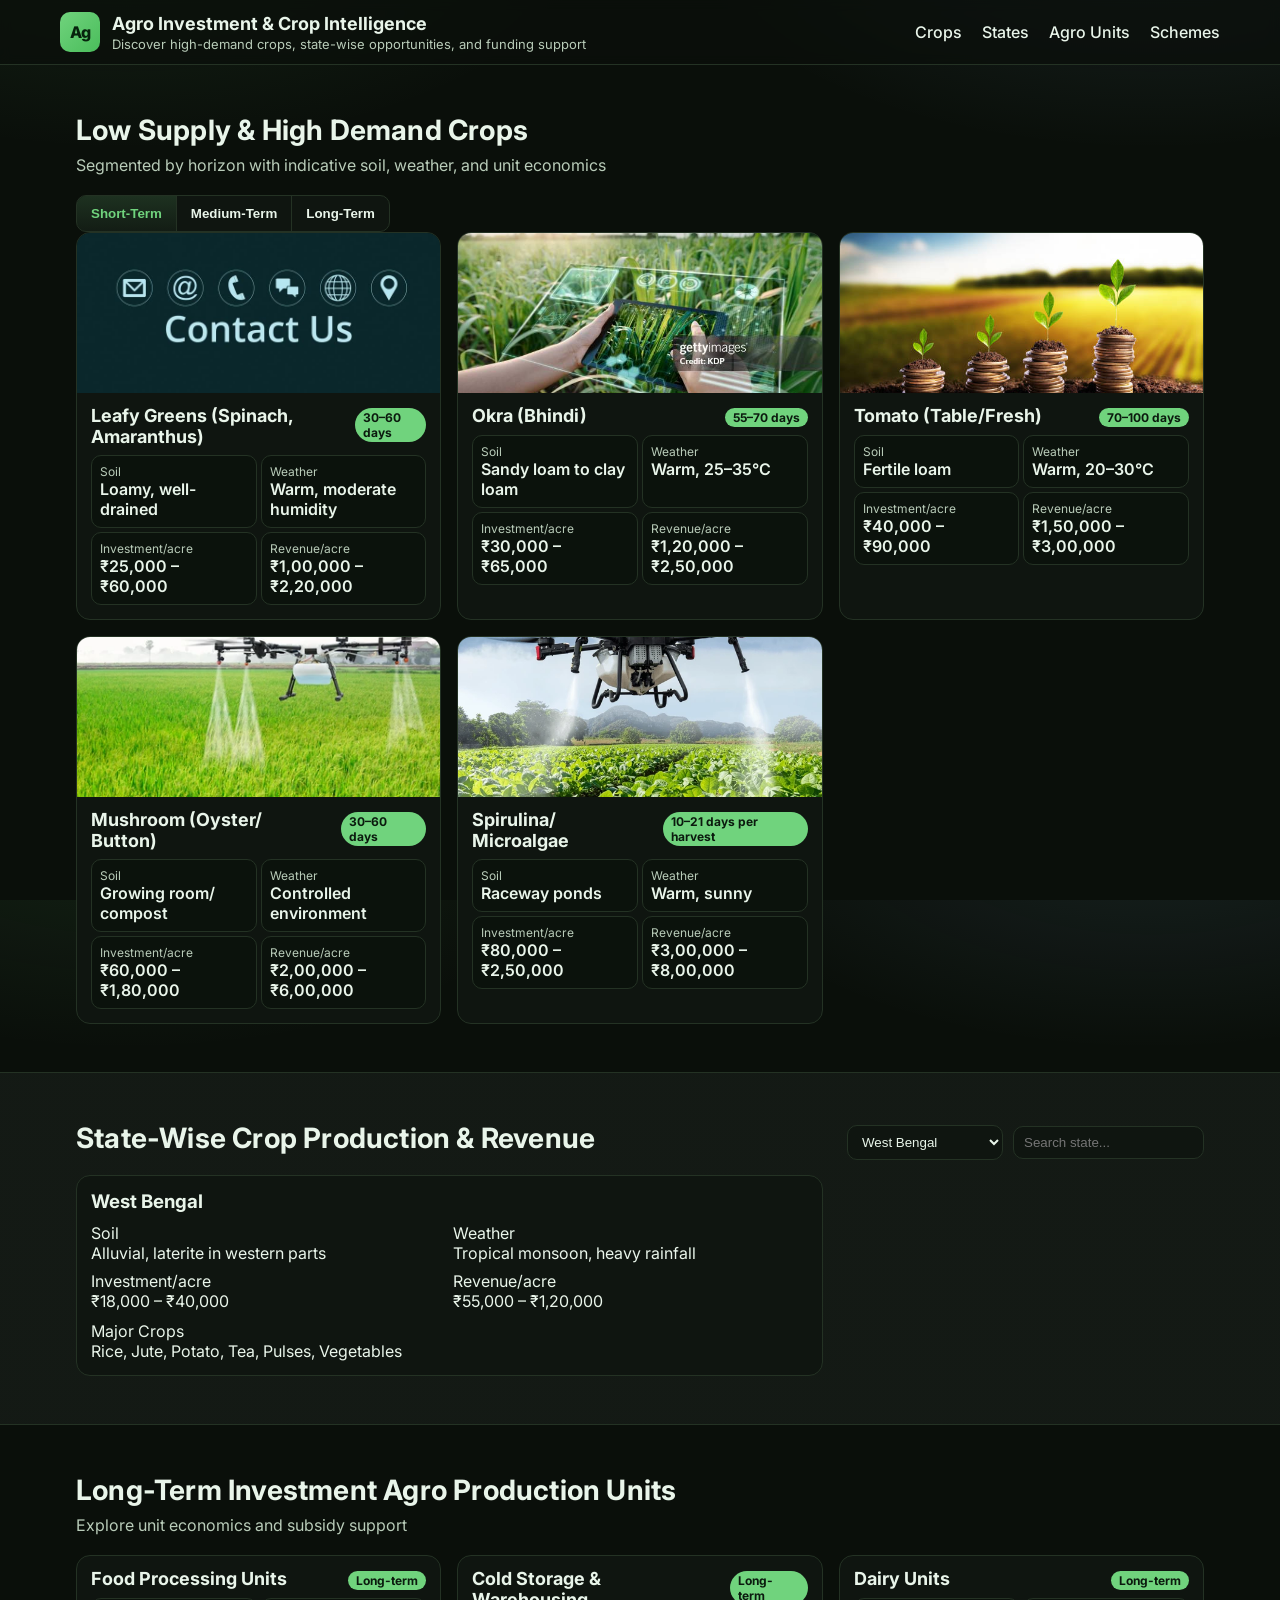
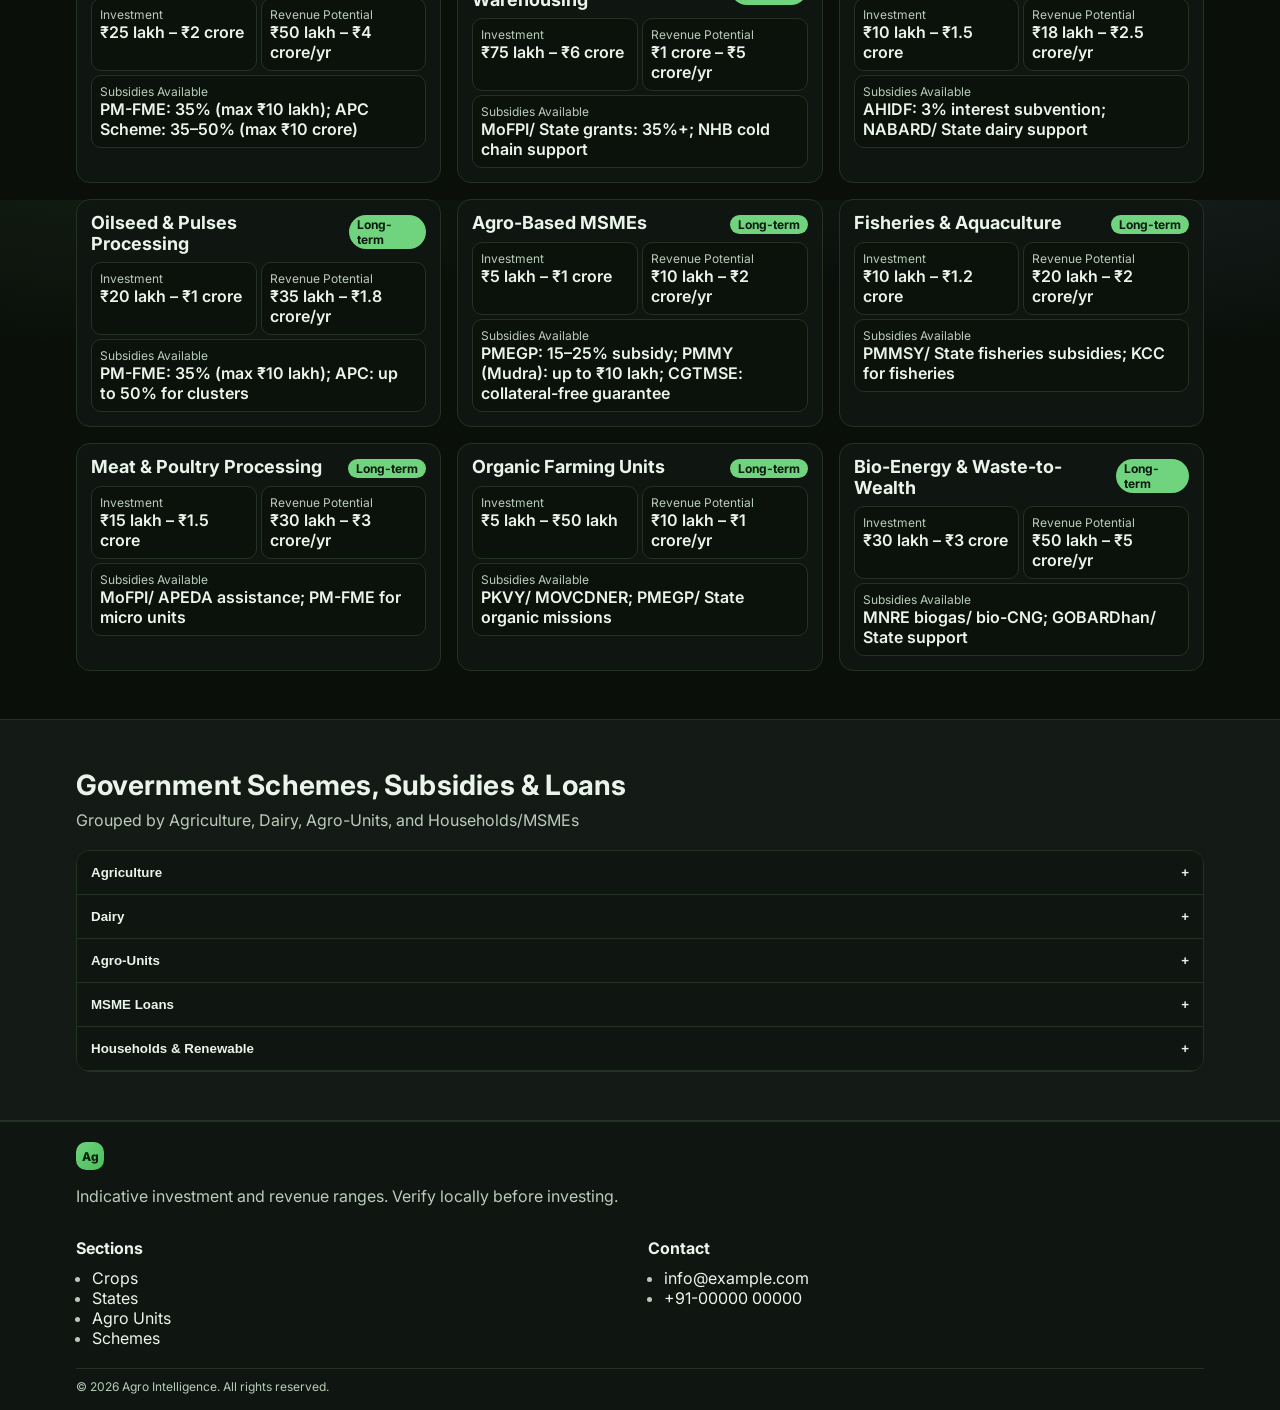
<file: MY WEBSITE/index.html>
<!doctype html>
<html lang="en">
<head>
  <meta charset="utf-8">
  <meta name="viewport" content="width=device-width, initial-scale=1">
  <title>Agro Investment & Crop Intelligence</title>
  <link rel="preconnect" href="https://fonts.googleapis.com">
  <link rel="preconnect" href="https://fonts.gstatic.com" crossorigin>
  <link href="https://fonts.googleapis.com/css2?family=Inter:wght@400;500;600;700&display=swap" rel="stylesheet">
  <link rel="stylesheet" href="./styles.css">
</head>
<body>
  <header class="site-header">
    <div class="container header-inner">
      <div class="brand">
        <div class="logo-circle">Ag</div>
        <div class="brand-text">
          <h1>Agro Investment & Crop Intelligence</h1>
          <p class="tagline">Discover high-demand crops, state-wise opportunities, and funding support</p>
        </div>
      </div>
      <nav class="top-nav">
        <a href="#crops">Crops</a>
        <a href="#states">States</a>
        <a href="#units">Agro Units</a>
        <a href="#schemes">Schemes</a>
      </nav>
    </div>
  </header>

  <main>
    <section id="crops" class="section">
      <div class="container">
        <h2>Low Supply & High Demand Crops</h2>
        <p class="section-subtitle">Segmented by horizon with indicative soil, weather, and unit economics</p>
        <div class="segmented">
          <button class="seg-btn active" data-seg="shortTerm">Short-Term</button>
          <button class="seg-btn" data-seg="mediumTerm">Medium-Term</button>
          <button class="seg-btn" data-seg="longTerm">Long-Term</button>
        </div>
        <div id="cropCards" class="card-grid"></div>
      </div>
    </section>

    <section id="states" class="section alt">
      <div class="container">
        <div class="section-header-row">
          <h2>State-Wise Crop Production & Revenue</h2>
          <div class="state-controls">
            <label for="stateSelect" class="sr-only">Choose State</label>
            <select id="stateSelect"></select>
            <input id="stateSearch" type="search" placeholder="Search state..." aria-label="Search state">
          </div>
        </div>
        <div id="stateDetails" class="state-details"></div>
      </div>
    </section>

    <section id="units" class="section">
      <div class="container">
        <h2>Long-Term Investment Agro Production Units</h2>
        <p class="section-subtitle">Explore unit economics and subsidy support</p>
        <div id="unitCards" class="card-grid"></div>
      </div>
    </section>

    <section id="schemes" class="section alt">
      <div class="container">
        <h2>Government Schemes, Subsidies & Loans</h2>
        <p class="section-subtitle">Grouped by Agriculture, Dairy, Agro-Units, and Households/MSMEs</p>
        <div id="schemesAccordion" class="accordion"></div>
      </div>
    </section>
  </main>

  <footer class="site-footer">
    <div class="container">
      <div class="footer-grid">
        <div>
          <div class="logo-circle small">Ag</div>
          <p>Indicative investment and revenue ranges. Verify locally before investing.</p>
        </div>
        <div>
          <h4>Sections</h4>
          <ul>
            <li><a href="#crops">Crops</a></li>
            <li><a href="#states">States</a></li>
            <li><a href="#units">Agro Units</a></li>
            <li><a href="#schemes">Schemes</a></li>
          </ul>
        </div>
        <div>
          <h4>Contact</h4>
          <ul>
            <li><a href="#">info@example.com</a></li>
            <li><a href="#">+91-00000 00000</a></li>
          </ul>
        </div>
      </div>
      <div class="legal">© <span id="year"></span> Agro Intelligence. All rights reserved.</div>
    </div>
  </footer>

  <script src="./data.js"></script>
  <script src="./script.js"></script>
</body>
</html>
</file>
<file: MY WEBSITE/styles.css>
:root {
  --bg: #0a0f0a;
  --panel: #0f1510;
  --panel-alt: #0b120c;
  --border: #243224;
  --text: #e9f5ea;
  --muted: #b9ccb9;
  --brand: #70d37d;
  --brand-600: #4abd5b;
  --warn: #ffd166;
  --accent: #9ad0f5;
}

* { box-sizing: border-box; }
html, body { height: 100%; }
body {
  margin: 0;
  font-family: 'Inter', system-ui, -apple-system, Segoe UI, Roboto, Arial, sans-serif;
  color: var(--text);
  background: radial-gradient(1200px 600px at 10% -10%, rgba(112,211,125,0.10), transparent 40%),
             radial-gradient(1200px 600px at 90% -10%, rgba(154,208,245,0.10), transparent 40%),
             var(--bg);
}

.container { width: 100%; max-width: 1160px; margin: 0 auto; padding: 0 16px; }
.section { padding: 48px 0; }
.section.alt { background: linear-gradient(0deg, rgba(255,255,255,0.02), rgba(255,255,255,0.02)), var(--panel); border-top: 1px solid var(--border); border-bottom: 1px solid var(--border); }
.section h2 { margin: 0 0 8px 0; font-size: 28px; letter-spacing: 0.2px; }
.section-subtitle { margin: 0 0 20px 0; color: var(--muted); }

.site-header { position: sticky; top: 0; z-index: 20; background: rgba(10,15,10,0.7); backdrop-filter: blur(6px); border-bottom: 1px solid var(--border); }
.header-inner { display: flex; align-items: center; justify-content: space-between; padding: 12px 0; }
.brand { display: flex; align-items: center; gap: 12px; }
.logo-circle { width: 40px; height: 40px; border-radius: 10px; background: linear-gradient(135deg, var(--brand), var(--brand-600)); color: #07230d; display: grid; place-items: center; font-weight: 800; }
.logo-circle.small { width: 28px; height: 28px; font-size: 12px; }
.brand-text h1 { margin: 0; font-size: 18px; }
.brand-text .tagline { margin: 2px 0 0 0; color: var(--muted); font-size: 13px; }

.top-nav a { color: var(--text); text-decoration: none; margin-left: 16px; font-weight: 500; }
.top-nav a:hover { color: var(--brand); }

.segmented { display: inline-flex; border: 1px solid var(--border); border-radius: 10px; overflow: hidden; background: var(--panel); }
.seg-btn { background: transparent; color: var(--text); padding: 10px 14px; border: 0; border-right: 1px solid var(--border); cursor: pointer; font-weight: 600; }
.seg-btn:last-child { border-right: 0; }
.seg-btn.active { background: linear-gradient(180deg, rgba(112,211,125,0.15), rgba(112,211,125,0.04)); color: var(--brand); }

.card-grid { display: grid; grid-template-columns: repeat(12, 1fr); gap: 16px; }
.card { grid-column: span 12; border: 1px solid var(--border); border-radius: 14px; overflow: hidden; background: var(--panel); display: flex; flex-direction: column; }
.card.media-top img { width: 100%; height: 160px; object-fit: cover; display: block; }
.card-body { padding: 12px 14px 14px 14px; display: grid; gap: 8px; }
.card .title-row { display: flex; align-items: baseline; justify-content: space-between; gap: 12px; }
.card h3 { margin: 0; font-size: 18px; }
.badge { padding: 2px 8px; border-radius: 999px; font-size: 12px; font-weight: 700; color: #0b1a0e; background: var(--brand); }
.kv { display: grid; gap: 4px; grid-template-columns: repeat(2, 1fr); }
.kv .item { background: var(--panel-alt); border: 1px solid var(--border); border-radius: 10px; padding: 8px; }
.kv .item .label { color: var(--muted); font-size: 12px; }
.kv .item .value { font-weight: 600; }

.state-details { display: grid; grid-template-columns: repeat(12, 1fr); gap: 16px; }
.state-card { grid-column: span 12; border: 1px solid var(--border); border-radius: 14px; background: var(--panel); padding: 14px; display: grid; gap: 10px; }
.state-card h3 { margin: 0; }
.state-meta { display: grid; gap: 8px; grid-template-columns: repeat(2, 1fr); }
.state-list { grid-column: span 12; }

.section-header-row { display: flex; align-items: center; justify-content: space-between; gap: 12px; margin-bottom: 12px; }
.state-controls { display: flex; align-items: center; gap: 10px; }
select, input[type="search"] { background: var(--panel); color: var(--text); border: 1px solid var(--border); border-radius: 10px; padding: 8px 10px; }

.accordion { border: 1px solid var(--border); border-radius: 14px; overflow: hidden; }
.acc-group { border-bottom: 1px solid var(--border); background: var(--panel); }
.acc-header { width: 100%; text-align: left; background: transparent; color: var(--text); padding: 14px; border: 0; display: flex; align-items: center; justify-content: space-between; cursor: pointer; font-weight: 700; }
.acc-header:hover { color: var(--brand); }
.acc-content { display: none; padding: 0 14px 14px 14px; }
.acc-content.open { display: block; }
.scheme-card { border: 1px solid var(--border); border-radius: 12px; padding: 12px; margin-top: 12px; background: var(--panel-alt); }
.scheme-card h4 { margin: 0 0 8px 0; }
.scheme-grid { display: grid; gap: 8px; grid-template-columns: repeat(2, 1fr); }
.scheme-grid .label { color: var(--muted); font-size: 12px; }

.footer-grid { display: grid; grid-template-columns: repeat(12, 1fr); gap: 16px; padding: 20px 0; }
.footer-grid > div:nth-child(1) { grid-column: span 12; }
.footer-grid > div:nth-child(2), .footer-grid > div:nth-child(3) { grid-column: span 6; }
.site-footer { border-top: 1px solid var(--border); background: var(--panel); color: var(--muted); }
.site-footer h4 { margin: 0 0 10px 0; color: var(--text); }
.site-footer ul { margin: 0; padding-left: 16px; }
.site-footer a { color: var(--text); text-decoration: none; }
.site-footer a:hover { color: var(--brand); }
.legal { border-top: 1px solid var(--border); padding: 10px 0 16px 0; font-size: 12px; }

.sr-only { position: absolute; width: 1px; height: 1px; padding: 0; margin: -1px; overflow: hidden; clip: rect(0,0,1px,1px); border: 0; }

@media (min-width: 640px) {
  .card { grid-column: span 6; }
  .state-card { grid-column: span 12; }
}

@media (min-width: 960px) {
  .card { grid-column: span 4; }
  .state-card { grid-column: span 8; }
  .state-list { grid-column: span 4; }
}
</file>
